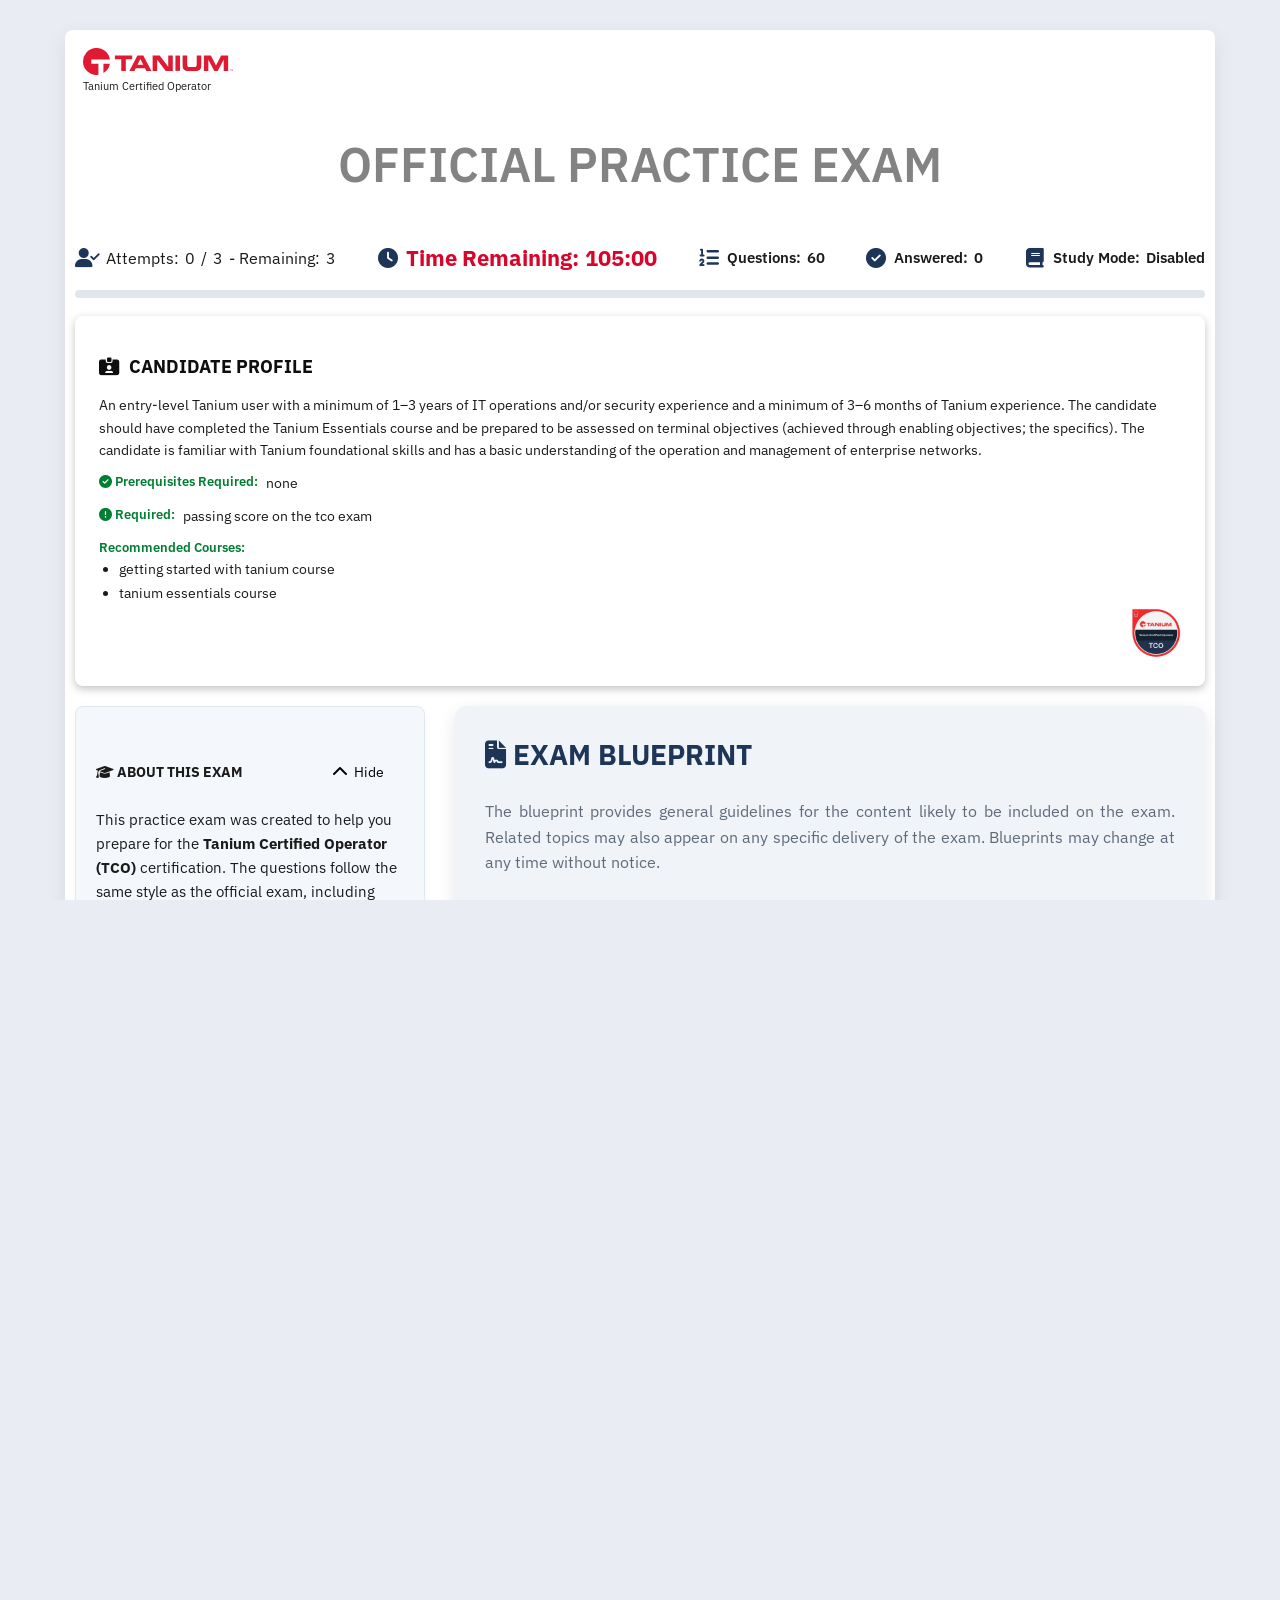
<file: index.html>
<!DOCTYPE html>
<html lang="en">

<head>
    <meta charset="UTF-8">
    <meta name="viewport" content="width=device-width, initial-scale=1.0">
    <title>Official Tanium TCO</title>

    <link rel="stylesheet" href="style.css">
    <link rel="stylesheet" href="https://cdnjs.cloudflare.com/ajax/libs/font-awesome/6.5.0/css/all.min.css">
</head>

<body>

    <div class="container">

        <div class="logo-tanium">
            <img src="./assets/header-logo.svg" alt="">
            <p>Tanium Certified Operator</p>
        </div>

        <!-- HEADER -->
        <header>
            <h1>OFFICIAL PRACTICE EXAM</h1>
            <div class="exam-info">
                <div class="attempts-info">
                    <i class="fa-solid fa-user-check"></i>
                    Attempts: <span id="currentAttempt">0</span> / <span id="maxAttempts">3</span> -
                    Remaining: <span id="remainingAttempts">3</span>
                </div>
                <div class="timer">
                    <i class="fa-solid fa-clock"></i>
                    Time Remaining: <span id="time">105:00</span>
                </div>
                <div class="score-info">
                    <i class="fa-solid fa-list-ol"></i>
                    Questions: <span id="totalQuestions">0</span>
                </div>
                <div class="answered-info">
                    <i class="fa-solid fa-check-circle"></i>
                    Answered: <span id="answeredCount">0</span>
                </div>
                <div class="mode-info">
                    <i class="fa-solid fa-book"></i>
                    Study Mode: <span id="studyModeStatus">Disabled</span>
                </div>
            </div>
            <div class="progressbar">
                <div class="progress" id="progress"></div>
            </div>
        </header>

        <!-- Candidate Profile -->
        <section class="candidate-profile" id="candidateProfile">
            <header class="profile-header">
                <h2><i class="fa-solid fa-id-card-clip"></i> Candidate Profile</h2>
            </header>

            <div class="profile-content">
                <p>
                    An entry-level Tanium user with a minimum of 1–3 years of IT operations and/or
                    security experience and a minimum of 3–6 months of Tanium experience. The
                    candidate should have completed the Tanium Essentials course and be prepared
                    to be assessed on terminal objectives (achieved through enabling objectives;
                    the specifics). The candidate is familiar with Tanium foundational skills
                    and has a basic understanding of the operation and management of enterprise
                    networks.
                </p>

                <div class="profile-row">
                    <h3><i class="fa-solid fa-circle-check"></i> Prerequisites Required:</h3>
                    <span>None</span>
                </div>

                <div class="profile-row">
                    <h3><i class="fa-solid fa-circle-exclamation"></i> Required:</h3>
                    <span>Passing score on the TCO exam</span>
                </div>

                <div class="profile-row">
                    <h3>Recommended Courses:</h3>
                </div>
                <ul class="course-list">
                    <li>Getting Started with Tanium Course</li>
                    <li>Tanium Essentials Course</li>
                </ul>
            </div>

            <div class="logo-tco">
                <img src="./assets/logo-tco.png" alt="">
            </div>
        </section>

        <!-- WRAPPER FOR SIDEBAR + MAIN CONTENT -->
        <div class="content-wrapper">

            <!-- LEFT SIDEBAR -->
            <aside class="sidebar">

                <!-- CONTROL BUTTONS -->
                <section class="top-controls" id="topControls" style="display:none;">
                    <button type="button" id="toggleStudyMode">
                        <i class="fa-solid fa-book"></i> Enable Study Mode
                    </button>

                    <button type="button" id="openStats">
                        <i class="fa-solid fa-chart-bar"></i> View Statistics
                    </button>

                    <button type="button" id="questionNavigator">
                        <i class="fa-solid fa-list"></i> Question Navigator
                    </button>

                    <!-- NOVO BOTÃO -->
                    <button type="button" id="openHistory" class="result-history-btn">
                        <i class="fa-solid fa-clock-rotate-left"></i> Results History
                    </button>

                </section>

                <!-- ABOUT THIS PRACTICE EXAM -->
                <section class="exam-intro" id="examIntro">
                    <div class="intro-header">
                        <h2><i class="fa-solid fa-graduation-cap"></i> About This Exam</h2>
                        <button id="toggleIntro" class="toggle-intro"><i class="fa-solid fa-chevron-up"></i>
                            Hide</button>
                    </div>

                    <div class="intro-content">
                        <p class="intro-description">
                            This practice exam was created to help you prepare for the
                            <strong>Tanium Certified Operator (TCO)</strong> certification.
                            The questions follow the same style as the official exam, including
                            real-world scenarios, multiple choice questions, and analysis of the
                            Tanium platform architecture.
                        </p>

                        <div class="intro-cards">

                            <div class="intro-card">
                                <i class="fa-solid fa-list-check"></i>
                                <h3>Exam Format</h3>
                                <p>Multiple choice questions similar to the official exam. Some questions may have more
                                    than one correct answer.</p>
                            </div>

                            <div class="intro-card">
                                <i class="fa-solid fa-clock"></i>
                                <h3>Exam Duration</h3>
                                <p>You will have <strong>105 minutes</strong> to complete all questions.</p>
                            </div>

                            <div class="intro-card">
                                <i class="fa-solid fa-rotate"></i>
                                <h3>Attempts</h3>
                                <p>The practice exam allows up to <strong>3 attempts</strong>. Each attempt simulates a
                                    new full exam.</p>
                            </div>

                            <div class="intro-card">
                                <i class="fa-solid fa-book"></i>
                                <h3>Study Mode</h3>
                                <p>In study mode you will see detailed explanations after answering each question,
                                    helping you understand the correct reasoning.</p>
                            </div>

                        </div>

                        <div class="intro-tips">
                            <h3><i class="fa-solid fa-lightbulb"></i> Tips for Taking the Practice Exam</h3>
                            <ul>
                                <li><i class="fa-solid fa-glasses"></i> Read each scenario carefully.</li>
                                <li><i class="fa-regular fa-circle-question"></i> Some questions have multiple correct
                                    answers.</li>
                                <li><i class="fa-solid fa-book-atlas"></i> Use the question navigator to review.</li>
                                <li><i class="fa-solid fa-book-atlas"></i> Try to simulate a real exam environment.</li>
                                <li><i class="fa-solid fa-face-smile-wink"></i> Study mode can only be enabled after
                                    starting the exam.</li>
                            </ul>
                        </div>

                    </div>
                </section>

            </aside>

            <!-- MAIN CONTENT -->
            <div class="main-content">

                <!-- EXAM BLUEPRINT -->
                <section id="examBlueprint" class="exam-blueprint">
                    <h2><i class="fa-solid fa-file-contract"></i> Exam Blueprint</h2>
                    <p>The blueprint provides general guidelines for the content likely to be included on the exam.
                        Related topics may also appear on any specific delivery of the exam. Blueprints may change at
                        any time without notice.</p>

                    <div class="blueprint-grid">

                        <div class="blueprint-item">
                            <h3>ASKING QUESTIONS <i class="fa-solid fa-arrow-right"></i> 22%</h3>
                            <ul>
                                <li>Given a scenario, query endpoints for real-time information</li>
                                <li>Given a scenario, use basic features of Tanium to gather relevant information</li>
                                <li>Determine the appropriate method to create a saved question</li>
                                <li>Defend why Tanium is an efficient user of network resources</li>
                            </ul>
                        </div>

                        <div class="blueprint-item">
                            <h3>REFINING QUESTIONS <i class="fa-solid fa-arrow-right"></i> 23%</h3>
                            <ul>
                                <li>Given a scenario, target endpoints for questions or actions by using natural
                                    language questions or the question builder</li>
                                <li>Identify the methods to drill down and merge questions</li>
                                <li>Explain manual and dynamic groups and custom tags</li>
                                <li>Given a scenario, generate a report to identify computers sharing a common
                                    characteristic</li>
                            </ul>
                        </div>

                        <div class="blueprint-item">
                            <h3>TAKING ACTION <i class="fa-solid fa-arrow-right"></i> 15%</h3>
                            <ul>
                                <li>Given a scenario, make changes to an endpoint</li>
                                <li>Given a scenario, verify the state of an endpoint before and after making changes
                                </li>
                                <li>Given a scenario, automate remediation using scheduled recurring actions</li>
                            </ul>
                        </div>

                        <div class="blueprint-item">
                            <h3>NAVIGATION AND BASIC MODULE FUNCTIONS <i class="fa-solid fa-arrow-right"
                                    style="color: gray;"></i> 23%</h3>
                            <ul>
                                <li>Given a scenario, navigate to a module to perform a basic module specific task</li>
                                <li>Interpret module specific historical results</li>
                                <li>Given a scenario, determine the appropriate area to gather task specific information
                                </li>
                            </ul>
                        </div>

                        <div class="blueprint-item">
                            <h3>REPORT GENERATION AND DATA EXPORT – 17%</h3>
                            <ul>
                                <li>Determine the correct method to export required data for use outside of the
                                    application</li>
                                <li>Given a scenario, create reusable reports</li>
                            </ul>
                        </div>

                    </div>
                </section>

                <!-- QUIZ -->
                <main id="quizContainer" style="display:none;">
                    <form id="quiz" autocomplete="off"></form>
                </main>

                <!-- ACTION BUTTONS -->
                <div class="buttons" id="footerControls" style="display:none;">
                    <button type="button" id="pause"><i class="fa-solid fa-pause"></i> Pause Attempt</button>
                    <button type="button" id="finish"><i class="fa-solid fa-check"></i> Finish Exam</button>
                    <button type="button" id="restart"><i class="fa-solid fa-redo"></i> Restart Exam</button>
                </div>

                <!-- STUDY MODE PANEL -->
                <section id="studyExplanation" class="study-panel" style="display:none;">
                    <h3><i class="fa-solid fa-book-open"></i> Answer Explanation</h3>
                    <div id="explanationContent"></div>
                </section>

                <div class="intro-actions">
                    <button type="button" id="startQuiz" class="start-quiz-btn">
                        <i class="fa-solid fa-play"></i> Start Practice Exam
                    </button>
                </div>

            </div>

        </div>

        <!-- FOOTER -->
        <footer>
            <p>&copy; 2026 - Joemarvi Company - All Rights Reserved</p>
        </footer>

    </div>

    <!-- OVERLAYS -->

    <div id="navigatorOverlay" class="overlay" style="display:none;">
        <div class="overlay-content">
            <h2><i class="fa-solid fa-list"></i> Question Navigation</h2>
            <div id="navigatorContainer"></div>
            <div class="overlay-buttons">
                <button type="button" id="closeNavigator"><i class="fa-solid fa-times"></i> Close</button>
            </div>
        </div>
    </div>

    <div id="pauseOverlay" class="overlay" style="display:none;">
        <div class="overlay-content">
            <h2><i class="fa-solid fa-pause-circle"></i> Exam Paused</h2>
            <p>The exam is currently paused.</p>
            <div class="overlay-buttons">
                <button type="button" id="resumeOverlay"><i class="fa-solid fa-play"></i> Resume Exam</button>
                <button type="button" id="restartOverlay"><i class="fa-solid fa-redo"></i> Restart Exam</button>
            </div>
        </div>
    </div>

    <div id="warningOverlay" class="overlay" style="display:none;">
        <div class="overlay-content">
            <h2><i class="fa-solid fa-triangle-exclamation"></i> Warning</h2>
            <p>You have not answered all questions yet.</p>
            <div class="overlay-buttons">
                <button type="button" id="closeWarning"><i class="fa-solid fa-arrow-right"></i>
                    Continue Exam</button>
            </div>
        </div>
    </div>

    <div id="statsOverlay" class="overlay" style="display:none;">
        <div class="overlay-content stats-box">
            <h2><i class="fa-solid fa-chart-bar"></i> Performance Statistics</h2>
            <p>Performance by topic:</p>
            <div id="statsContainer"></div>
            <div class="overlay-buttons">
                <button type="button" id="closeStats"><i class="fa-solid fa-times"></i> Close</button>
            </div>
        </div>
    </div>

    <div id="resultOverlay" class="overlay" style="display:none;">
        <div class="overlay-content stats-box">
            <h2><i class="fa-solid fa-star"></i> Practice Exam Result</h2>
            <div id="resultContent"></div>
            <div class="overlay-buttons">
                <button type="button" id="closeResult"><i class="fa-solid fa-times"></i> Close</button>
            </div>
        </div>
    </div>

    <script type="module" src="js/script.js"></script>

</body>

</html>
</file>
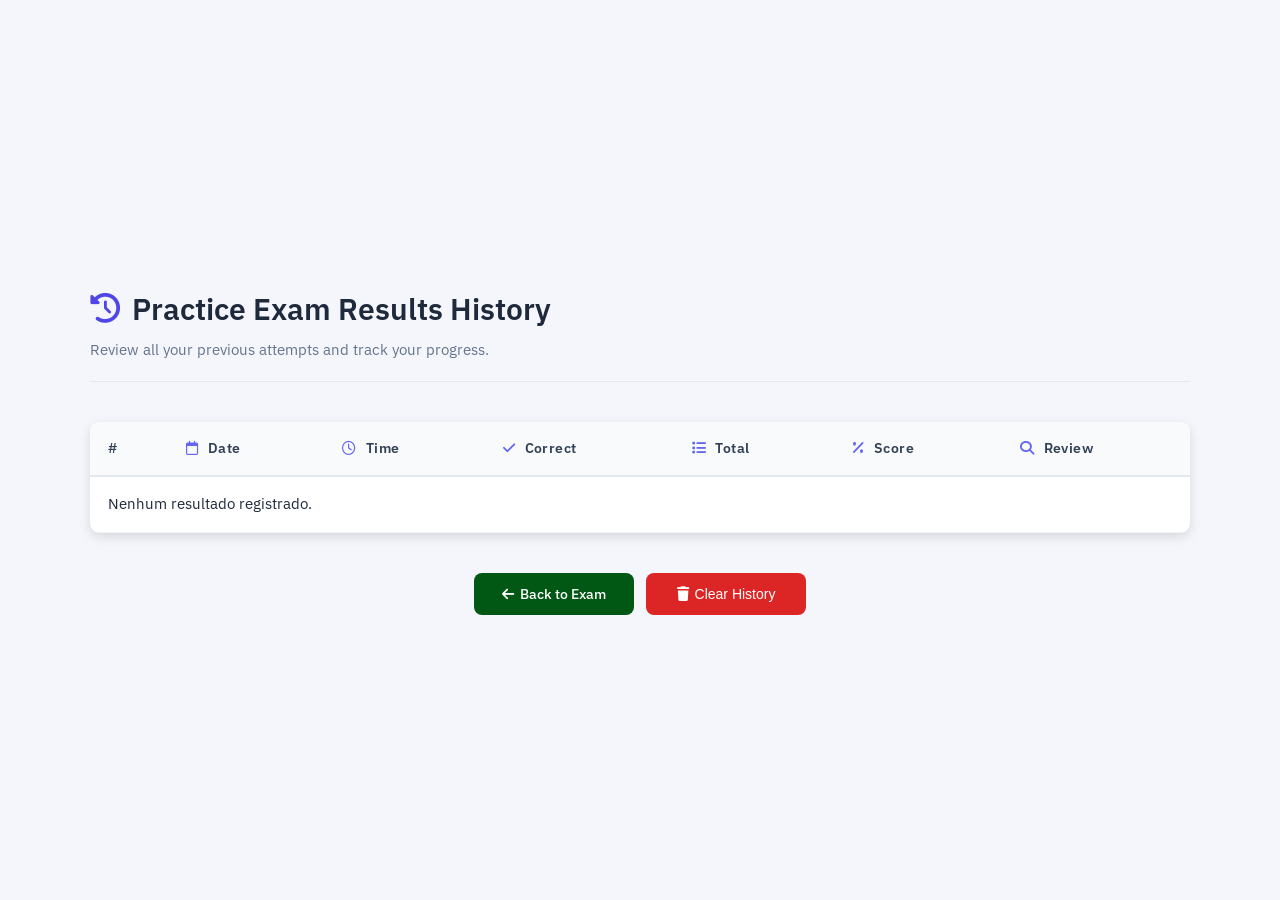
<file: results-history.html>
<!-- results-history.html -->
<!DOCTYPE html>
<html lang="en">

<head>

    <meta charset="UTF-8">
    <meta name="viewport" content="width=device-width, initial-scale=1.0">

    <title>Practice Exam Results History</title>

    <link rel="stylesheet" href="./style-results.css">

    <link rel="preconnect" href="https://fonts.googleapis.com">

    <link href="https://fonts.googleapis.com/css2?family=IBM+Plex+Sans:wght@300;400;500;600;700&display=swap"
        rel="stylesheet">

    <link rel="stylesheet" href="https://cdnjs.cloudflare.com/ajax/libs/font-awesome/6.5.0/css/all.min.css">

</head>

<body>

    <div class="container">

        <header class="page-header">

            <h1>
                <i class="fa-solid fa-clock-rotate-left"></i>
                Practice Exam Results History
            </h1>

            <p class="subtitle">
                Review all your previous attempts and track your progress.
            </p>

        </header>

        <main>

            <div class="history-wrapper">

                <table class="results-table">

                    <thead>

                        <tr>

                            <th>#</th>

                            <th>
                                <i class="fa-regular fa-calendar"></i>
                                Date
                            </th>

                            <th>
                                <i class="fa-regular fa-clock"></i>
                                Time
                            </th>

                            <th>
                                <i class="fa-solid fa-check"></i>
                                Correct
                            </th>

                            <th>
                                <i class="fa-solid fa-list"></i>
                                Total
                            </th>

                            <th>
                                <i class="fa-solid fa-percent"></i>
                                Score
                            </th>

                            <th>
                                <i class="fa-solid fa-magnifying-glass"></i>
                                Review
                            </th>

                        </tr>

                    </thead>

                    <tbody id="historyContainer"></tbody>

                </table>

            </div>

        </main>

        <footer class="page-footer">

            <button class="back-btn" onclick="window.location.href='index.html'">

                <i class="fa-solid fa-arrow-left"></i>
                Back to Exam

            </button>

            <button class="clear-history-btn">
                <i class="fa-solid fa-trash"></i>
                Clear History
            </button>

        </footer>

    </div>

    <script type="module" src="js/history.js"></script>

</body>

</html>
</file>
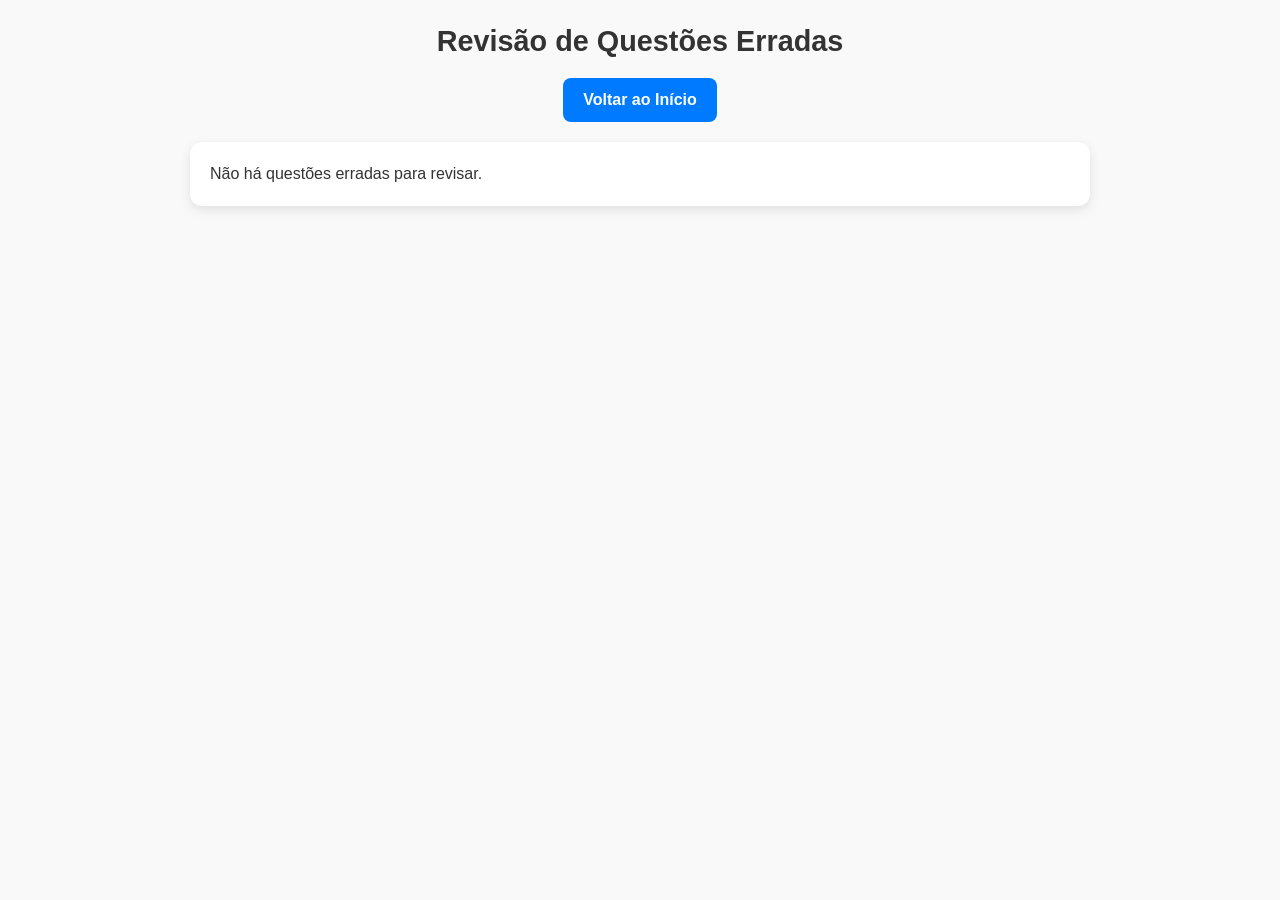
<file: review-wrong.html>
<!DOCTYPE html>
<html lang="pt-BR">

<head>
    <meta charset="UTF-8">
    <title>Revisão de Questões Erradas</title>
    <!-- <link rel="stylesheet" href="./style.css"> -->
    <link rel="stylesheet" href="/rewiew-style.css">
    <script type="module" src="./js/rendering.js"></script>
    <script type="module" src="./js/quizData.js"></script>
    <script type="module" src="./js/review.js"></script>
</head>

<body>
    <header>
        <h1>Revisão de Questões Erradas</h1>
        <a href="index.html">Voltar ao Início</a>
    </header>
    <main>
        <section id="quizContainer"></section>
    </main>
    <script type="module">
        import { loadReviewQuiz } from "./js/review.js";
        document.addEventListener("DOMContentLoaded", loadReviewQuiz);
    </script>
</body>

</html>
</file>
<file: style.css>
/* ========================================
   RESET E CONFIGURAÇÕES GLOBAIS
======================================== */
@import url('https://fonts.googleapis.com/css2?family=IBM+Plex+Sans:ital,wght@0,100..700;1,100..700&display=swap');

*,
*::before,
*::after {
    box-sizing: border-box;
}

html,
body {
    height    : 100%;
    margin    : 0;
    padding   : 0;
    overflow-x: hidden;
}

body {
    font-family   : "IBM Plex Sans", sans-serif;
    background    : #e9edf3;
    color         : #1b1b1b;
    display       : flex;
    flex-direction: column;
    min-height    : 100vh;
}

/* ========================================
   CONTAINER PRINCIPAL
======================================== */
.container {
    display       : flex;
    flex-direction: column;
    flex          : 1;
    max-width     : 1150px;
    margin        : 30px auto;
    background    : white;
    padding       : 10px;
    border-radius : 8px;
    box-shadow    : 0 6px 20px rgba(0, 0, 0, 0.08);
    width         : 100%;
}

/* ========================================
   WRAPPER SIDEBAR + CONTEÚDO
======================================== */
.content-wrapper {
    display: flex;
    gap    : 30px;
    flex   : 1;
    width  : 100%;
}

/* ========================================
   SIDEBAR
======================================== */
.sidebar {
    width        : 350px;
    flex-shrink  : 0;
    background   : #f4f7fc;
    padding      : 20px;
    border-radius: 8px;
    align-self   : flex-start;
    box-shadow   : 0 2px 8px rgba(0, 0, 0, 0.03);
    border       : 1px solid #e2e8f0;
}

.result-history-btn {
    margin-bottom   : 32px;
    background-color: #a7a7a7;
    color           : #e1e1e1f8;
    box-shadow      : rgba(0, 0, 0, 0.24) 0px 3px 8px;
    font-weight     : 500;
    font-family     : IBM Plex Sans, sans-serif;
    display         : block;
    margin-left     : auto;
    margin-right    : auto;
}

.result-history-btn:hover {
    background-color: #181818;
    font-weight     : 500;
}

.logo-tanium {
    display    : block;
    padding    : 8px;
    align-items: center;

    p {
        margin   : 0;
        font-size: 11px;
    }
}

.sidebar .exam-intro {
    margin-top   : 24px;
    margin-bottom: 25px;
    padding      : 0;
    background   : transparent;
    box-shadow   : none;
}

.sidebar .top-controls {
    margin-bottom : 0;
    flex-direction: column;
}

.sidebar .top-controls button {
    width          : 100%;
    justify-content: center;
    margin-bottom  : 10px;
}

.sidebar .top-controls button:last-child {
    margin-bottom: 0;
}

/* ========================================
   CANDITATE PROFILE
======================================== */
.candidate-profile {
    padding         : 24px;
    background-color: #ffffff;
    /* tom suave */
    border-radius   : 8px;
    margin-bottom   : 20px;
    box-shadow      : rgba(0, 0, 0, 0.24) 0px 3px 8px;
    font-family     : "IBM Plex Sans", sans-serif;
    color           : #1a1a1a;
}

.profile-header h2 {
    display       : flex;
    align-items   : center;
    gap           : 10px;
    font-size     : 18px;
    font-weight   : 700;
    text-transform: uppercase;
    margin-bottom : 16px;
    color         : #0e0e0e;
}

.profile-content p {
    font-size    : 14px;
    line-height  : 1.6;
    margin-bottom: 12px;
}

/* LINHA COMPACTA: h3 + span */
.profile-row {
    display       : flex;
    align-items   : flex-start;
    gap           : 8px;
    margin-top    : 12px;
    flex-wrap     : wrap;
    vertical-align: middle;
}

.profile-row h3 {
    font-size     : 13px;
    font-weight   : 600;
    text-transform: capitalize;
    color         : #007e32;
    margin        : 0;
    white-space   : nowrap;
}

.profile-row span {
    font-size     : 14px;
    line-height   : 1.5;
    text-transform: lowercase;
}

/* Lista de cursos — sempre abaixo do h3 */
.course-list {
    list-style-type: disc;
    padding-left   : 20px;
    margin         : 4px 0 0 0;
}

.logo-tco {
    float: right;

    img {
        width: 50px;
    }
}

.course-list li {
    font-size     : 14px;
    margin-bottom : 6px;
    text-transform: lowercase;
}

/* ========================================
   CONTEÚDO PRINCIPAL
======================================== */
.main-content {
    flex     : 1;
    min-width: 0;
    width    : 100%;
}

/* ========================================
   CONTEÚDO PRINCIPAL
======================================== */
.main-content {
    flex     : 1;
    min-width: 0;
    width    : 100%;
}

/* ========================================
   HEADER
======================================== */
header h1 {
    text-align   : center;
    margin-bottom: 48px;
    font-weight  : 600;
    color        : #838383;
    font-size    : 3rem;
}

/* ========================================
SESSÃO EXAM BLUEPRINT – ESTILOS CARD RESPONSIVOS
======================================== */
#examBlueprint {
    display           : flex;
    flex-direction    : column;
    /* align-items    : center; */
    justify-content   : flex-start;
    gap               : 10px;
    background        : #f0f4f8;
    padding           : 30px;
    border-radius     : 12px;
    box-shadow        : 0 6px 18px rgba(0, 0, 0, 0.1);
    width             : 100%;
    max-width         : 1200px;
    /* Aumentado para melhor visualização em telas grandes */
    margin            : auto;
    transition        : opacity 0.4s ease, transform 0.3s ease;
    box-sizing        : border-box;
}

#examBlueprint h2 {
    font-size     : 28px;
    color         : #1d3557;
    margin        : 0;
    text-align    : left;
    text-transform: uppercase;
}

#examBlueprint p {
    font-size  : 16px;
    line-height: 1.6;
    color      : #5f6b7a;
    text-align : center;
    max-width  : 800px;
    text-align : justify;
    /* Para não ficar muito largo */
}

/* Grid responsivo – garante cards do mesmo tamanho */
#examBlueprint .blueprint-grid {
    display              : grid;
    grid-template-columns: repeat(auto-fit, minmax(280px, 1fr));
    gap                  : 24px;
    width                : 100%;
    margin-top           : 10px;
}

/* Estilo do card – mesmo tamanho, visual consistente */
#examBlueprint .blueprint-item {
    background    : white;
    border-radius : 12px;
    padding       : 24px 20px;
    box-shadow    : 0 4px 12px rgba(0, 0, 0, 0.08);
    border        : 1px solid #e0e7ef;
    transition    : transform 0.2s ease, box-shadow 0.2s ease;
    display       : flex;
    flex-direction: column;
    height        : 100%;
    /* Garante que todos os cards ocupem a altura total da célula do grid */
    box-sizing    : border-box;

    i {
        scale: 0.6;
        color: #008a29;
    }
}

#examBlueprint .blueprint-item:hover {
    transform : translateY(-4px);
    box-shadow: 0 12px 24px rgba(0, 0, 0, 0.12);
}

/* Cabeçalho do card (percentuais) */
#examBlueprint .blueprint-item h3 {
    font-size     : 1.25rem;
    font-weight   : 600;
    color         : #1d3557;
    margin        : 0 0 16px 0;
    padding-bottom: 10px;
    border-bottom : 2px solid #2563eb;
    line-height   : 1.3;
}

/* Lista de tópicos */
#examBlueprint .blueprint-item ul {
    margin      : 0;
    padding-left: 20px;
    color       : #2c3e50;
    font-size   : 0.95rem;
    line-height : 1.6;
    flex        : 1;
    /* Faz a lista ocupar o espaço restante, alinhando alturas */
}

#examBlueprint .blueprint-item li {
    margin-bottom: 10px;
}

/* Ajuste para telas pequenas: padding reduzido */
@media (max-width: 600px) {
    #examBlueprint {
        padding: 20px;
    }

    #examBlueprint .blueprint-item {
        padding: 18px 16px;
    }

    #examBlueprint h2 {
        font-size: 24px;
    }
}

/* ========================================
   HEADER
======================================== */
header h1 {
    text-align   : center;
    margin-bottom: 48px;
    font-weight  : 600;
    color        : #838383;
    font-size    : 3rem;
}

.exam-info {
    display        : flex;
    justify-content: space-between;
    align-items    : center;
    flex-wrap      : wrap;
    gap            : 12px;
    margin-bottom  : 15px;
}

.exam-info div {
    display    : flex;
    align-items: center;
    gap        : 6px;
}

.exam-info i {
    color     : #1d3557;
    font-size : 20px;
    min-width : 24px;
    text-align: center;
}

.timer {
    font-size  : 22px;
    font-weight: 700;
    color      : #d90429;
}

.score-info,
.answered-info,
.mode-info {
    font-size  : 15px;
    font-weight: 600;
}

.progressbar {
    height       : 8px;
    background   : #dfe6ee;
    border-radius: 4px;
    overflow     : hidden;
    margin       : 18px 0;
}

.progress {
    height    : 100%;
    width     : 0%;
    background: linear-gradient(90deg, #303030, #8d8d8d);
    transition: width 0.3s ease;
}

/* ========================================
   QUESTÕES
======================================== */
.question {
    padding      : 22px;
    margin-bottom: 25px;
    border-left  : 4px solid #d0d7e2;
    background   : #f9fbfd;
    border-radius: 6px;
    transition   : box-shadow 0.2s ease;
}

.question:hover {
    box-shadow: 0 2px 8px rgba(0, 0, 0, 0.05);
}

.question b {
    font-size: 18px;
    color    : #1d3557;
}

.topic {
    margin-top : 6px;
    font-size  : 13px;
    color      : #5f6b7a;
    font-weight: 600;
}

.scenario {
    margin-top   : 10px;
    margin-bottom: 12px;
    font-style   : italic;
    color        : #444;
}

.questionText {
    margin-bottom: 12px;
    font-size    : 15px;
}

.answers {
    margin-top: 12px;
}

.answers label {
    display      : block;
    padding      : 12px;
    margin       : 6px 0;
    border-radius: 6px;
    cursor       : pointer;
    border       : 1px solid #d8dee9;
    background   : white;
    transition   : all 0.15s ease;
}

.answers label:hover {
    background  : #eef4ff;
    border-color: #90b7ff;
}

.answers input[type="radio"] {
    margin-right: 10px;
    cursor      : pointer;
}

.correct {
    background: #e6f7ec !important;
    border    : 1px solid #2ecc71;
}

.wrong {
    background: #fdecea !important;
    border    : 1px solid #e74c3c;
}

.question.unanswered {
    border          : 2px solid red;
    padding         : 10px;
    border-radius   : 5px;
    background-color: #ffe6e6;
}

/* ========================================
   PAINEL DE ESTUDO
======================================== */
.study-panel {
    margin-top   : 30px;
    padding      : 20px;
    background   : #f0f6ff;
    border-left  : 5px solid #2a6df4;
    border-radius: 6px;
    flex         : 0 0 auto;
    width        : 100%;
}

.study-panel h3 {
    margin-top : 0;
    color      : #1d3557;
    display    : flex;
    align-items: center;
    gap        : 8px;
}

/* ========================================
   ESTATÍSTICAS
======================================== */
.stat {
    background   : #f7f9fc;
    border       : 1px solid #dfe5ef;
    padding      : 14px;
    border-radius: 6px;
    margin-bottom: 10px;
    display      : flex;
    align-items  : center;
    gap          : 8px;
}

/* ========================================
   BOTÕES
======================================== */
.buttons {
    margin-top: 25px;
    display   : flex;
    flex-wrap : wrap;
    gap       : 10px;
}

.start-quiz-btn {
    margin-bottom   : 32px;
    background-color: #303030;
    color           : #e1e1e1f8;
    box-shadow      : rgba(0, 0, 0, 0.24) 0px 3px 8px;
    font-weight     : 500;
    font-family     : IBM Plex Sans, sans-serif;
    display         : block;
    margin-left     : auto;
    margin-right    : auto;
}

.start-quiz-btn:hover {
    background-color: #008a29;
    font-weight     : 500;
}

button {
    padding      : 11px 20px;
    border       : none;
    border-radius: 6px;
    font-size    : 15px;
    cursor       : pointer;
    transition   : background 0.2s ease, transform 0.05s ease;
    display      : flex;
    align-items  : center;
    gap          : 6px;
    font-family  : IBM Plex Sans, sans-serif;
}

button i {
    font-size: 16px;
}

button:active {
    transform: scale(0.97);
}

#finish {
    background: #008a29;
    color     : white;
}

#finish:hover {
    background: #1d57c8;
}

#pause {
    background: #ffb703;
    color     : black;
}

#pause:hover {
    background: #f4a300;
}

#restart {
    background: #6c757d;
    color     : white;
    display   : none;
}

#restart:hover {
    background: #545b62;
}

#toggleStudyMode {
    background: #00943e;
    color     : white;
}

#toggleStudyMode:hover {
    background: #008ec4;
}

#openStats {
    background: #6f42c1;
    color     : white;
}

#openStats:hover {
    background: #5a34a6;
}

#questionNavigator {
    background: #17a2b8;
    color     : white;
}

#questionNavigator:hover {
    background: #128596;
}

/* ========================================
   START EXAM BUTTON WRAPPER
======================================== */
.start-exam-wrapper {
    width          : 100%;
    display        : flex;
    justify-content: center;
    margin-top     : 40px;
    margin-bottom  : 20px;
}

.start-quiz-btn {
    padding      : 14px 26px;
    font-size    : 16px;
    border-radius: 6px;
    border       : none;
    cursor       : pointer;

    background: #004d17;
    color     : #e1e1e1;
    transition: 0.2s;
}

.start-quiz-btn:hover {
    background: #009124;
}


/* ========================================
   OVERLAYS
======================================== */
.overlay {
    position       : fixed;
    top            : 0;
    left           : 0;
    width          : 100%;
    height         : 100%;
    background     : rgba(0, 0, 0, 0.65);
    display        : none;
    align-items    : center;
    justify-content: center;
    z-index        : 999;
    cursor         : pointer;
}

.overlay-content {
    position     : relative;
    background   : white;
    padding      : 40px;
    border-radius: 8px;
    text-align   : center;
    max-width    : 450px;
    width        : 90%;
    box-shadow   : 0 8px 25px rgba(0, 0, 0, 0.2);
    overflow-y   : auto;
    max-height   : 80vh;
    cursor       : default;
}

.overlay-content h2 {
    margin-top : 0;
    color      : #1d3557;
    display    : flex;
    align-items: center;
    gap        : 8px;
}

.overlay-buttons {
    margin-top     : 20px;
    display        : flex;
    justify-content: center;
    gap            : 10px;
    flex-wrap      : wrap;
}

.overlay button {
    display    : flex;
    align-items: center;
    gap        : 6px;
}

#resumeOverlay {
    background: #2ecc71;
    color     : white;
    padding   : 12px 25px;
    font-size : 17px;
}

#resumeOverlay:hover {
    background: #27ae60;
}

#restartOverlay {
    background: #e74c3c;
    color     : white;
    padding   : 12px 25px;
    font-size : 17px;
}

#restartOverlay:hover {
    background: #c0392b;
}

#closeWarning {
    background: #e74c3c;
    color     : white;
    padding   : 12px 25px;
    font-size : 17px;
}

#closeWarning:hover {
    background: #c0392b;
}

#closeStats {
    background: #6c757d;
    color     : white;
    padding   : 12px 25px;
    font-size : 16px;
}

#closeStats:hover {
    background: #545b62;
}

/* NAVIGATOR */
#navigatorContainer {
    display        : flex;
    flex-wrap      : wrap;
    gap            : 10px;
    max-height     : 300px;
    overflow-y     : auto;
    justify-content: center;
    margin-top     : 15px;
}

#navigatorContainer button {
    flex         : 0 0 80px;
    padding      : 10px;
    font-size    : 14px;
    border-radius: 6px;
    border       : 1px solid #d8dee9;
    background   : #f0f6ff;
    cursor       : pointer;
    transition   : all 0.15s ease;
}

#navigatorContainer button:hover {
    background  : #d0e4ff;
    border-color: #90b7ff;
}

#navigatorContainer button.nav-correct {
    background : #2ecc71;
    color      : white;
    border     : 1px solid #27ae60;
    font-weight: 600;
}

#navigatorContainer button.nav-correct:hover {
    background: #27ae60;
}

#navigatorContainer button.nav-wrong {
    background : #e74c3c;
    color      : white;
    border     : 1px solid #c0392b;
    font-weight: 600;
}

#navigatorContainer button.nav-wrong:hover {
    background: #c0392b;
}

/* ========================================
   INTRO
======================================== */
.exam-intro {
    background   : #f8fafc;
    border-radius: 10px;
    padding      : 25px;
    margin       : 20px 0;
    box-shadow   : 0 4px 10px rgba(0, 0, 0, 0.05);
    flex         : 0 0 auto;
    width        : 100%;
}

.intro-header {
    display        : flex;
    justify-content: space-between;
    align-items    : center;
}

.intro-header h2 {
    font-size     : 14px;
    text-transform: uppercase;
}

.toggle-intro {
    background: none;
    border    : none;
    cursor    : pointer;
    font-size : 14px;
}

.intro-description {
    margin     : 15px 0 25px 0;
    font-size  : 15px;
    line-height: 1.6;
}

.intro-cards {
    display              : grid;
    grid-template-columns: repeat(auto-fit, minmax(200px, 1fr));
    gap                  : 15px;
}

.intro-card {
    background   : white;
    padding      : 18px;
    border-radius: 8px;
    text-align   : center;
    transition   : 0.2s;
}

.intro-card:hover {
    transform : translateY(-3px);
    box-shadow: 0 5px 12px rgba(0, 0, 0, 0.1);
}

.intro-card i {
    font-size    : 26px;
    margin-bottom: 10px;
    color        : #2563eb;
}

.intro-tips {
    margin-top: 25px;
}

.intro-tips ul {
    list-style: none;
    padding   : 0;
}

.intro-tips li {
    margin   : 8px 0;
    font-size: 14px;
}

.intro-actions {
    margin-top     : 25px;
    display        : flex;
    gap            : 10px;
    flex-wrap      : wrap;
    justify-content: center;
}

.intro-actions button {
    padding      : 10px 18px;
    border       : none;
    border-radius: 6px;
    cursor       : pointer;
}

.attempts-alert {
    position     : fixed;
    top          : 20px;
    right        : 20px;
    background   : #d32f2f;
    color        : white;
    padding      : 14px 20px;
    border-radius: 8px;
    font-weight  : 600;
    box-shadow   : 0 6px 20px rgba(0, 0, 0, 0.25);
    z-index      : 9999;
    display      : flex;
    align-items  : center;
    gap          : 10px;
    animation    : slideIn 0.4s ease;
}

@keyframes slideIn {
    from {
        transform: translateX(100%);
        opacity  : 0;
    }

    to {
        transform: translateX(0);
        opacity  : 1;
    }
}

/* ========================================
   MOBILE (<= 768px)
======================================== */
@media (max-width: 768px) {

    /* Ajustes gerais */
    .container {
        padding  : 15px;
        width    : 100%;
        max-width: 100%;
        margin   : 15px auto;
    }

    .content-wrapper {
        flex-direction: column;
        gap           : 20px;
    }

    .sidebar {
        width  : 100%;
        padding: 15px;
    }

    /* Header */
    header h1 {
        font-size    : 1.5rem;
        margin-bottom: 15px;
    }

    .exam-info {
        flex-direction: column;
        align-items   : flex-start;
        gap           : 8px;
    }

    .exam-info div {
        font-size: 14px;
    }

    .timer {
        font-size: 18px;
    }

    .progressbar {
        margin: 12px 0;
    }

    /* Questões */
    .question {
        padding      : 15px;
        margin-bottom: 15px;
    }

    .question b {
        font-size: 16px;
    }

    .topic,
    .scenario,
    .questionText {
        font-size: 14px;
    }

    .answers label {
        padding  : 10px;
        font-size: 14px;
    }

    /* Painel de estudo */
    .study-panel {
        padding   : 15px;
        margin-top: 20px;
    }

    .study-panel h3 {
        font-size: 16px;
    }

    /* Botões - Garantia de largura total para os botões de ação */
    .buttons {
        flex-direction: column;
        width         : 100%;
    }

    .buttons button {
        width: 100%;
    }

    button {
        padding  : 10px 15px;
        font-size: 14px;
    }

    .start-quiz-btn {
        max-width: 280px;
    }

    /* Intro */
    .exam-intro {
        padding: 15px;
        margin : 15px 0;
    }

    .intro-header h2 {
        font-size: 16px;
    }

    .toggle-intro {
        font-size: 12px;
    }

    .intro-description {
        font-size: 14px;
        margin   : 10px 0 15px;
    }

    .intro-cards {
        gap                  : 10px;
        grid-template-columns: 1fr;
    }

    .intro-card {
        padding: 15px;
    }

    .intro-card i {
        font-size: 22px;
    }

    .intro-card h3 {
        font-size: 16px;
        margin   : 8px 0;
    }

    .intro-card p {
        font-size: 13px;
    }

    .intro-tips h3 {
        font-size: 16px;
    }

    .intro-tips li {
        font-size: 13px;
    }

    .intro-actions {
        justify-content: center;
    }

    /* Overlays */
    .overlay-content {
        padding  : 25px 20px;
        max-width: 350px;
    }

    .overlay-content h2 {
        font-size: 18px;
    }

    .overlay-buttons button {
        padding  : 10px 15px;
        font-size: 14px;
    }

    /* Navegador de questões */
    #navigatorContainer button {
        flex     : 0 0 70px;
        padding  : 8px;
        font-size: 13px;
    }

    /* Footer */
    footer {
        margin-top: 20px;
        padding   : 5px;
    }

    footer p {
        font-size: 0.6rem;
    }
}

/* ========================================
   TELAS MUITO PEQUENAS (<= 480px)
======================================== */
@media (max-width: 480px) {
    .container {
        padding: 10px;
    }

    header h1 {
        font-size: 1.3rem;
    }

    .timer {
        font-size: 16px;
    }

    .intro-card {
        padding: 12px;
    }

    .intro-card i {
        font-size: 20px;
    }

    .start-quiz-btn {
        max-width: 100%;
    }

    #navigatorContainer button {
        flex     : 0 0 60px;
        font-size: 12px;
    }
}

/* ========================================
   FOOTER
======================================== */
footer {
    font-size : 0.65rem;
    color     : #888;
    text-align: center;
    padding   : 5px 10px;
    border-top: 1px solid #ccc;
    background: white;
    margin-top: 30px;
}

footer p {
    margin     : 10px 0 0 0;
    font-family: IBM Plex Sans, sans-serif;
}

footer a {
    color          : #888;
    text-decoration: none;
}

footer a:hover {
    text-decoration: underline;
}
</file>
<file: style-results.css>
/* ===============================
GLOBAL RESET
=============================== */
* {
    margin    : 0;
    padding   : 0;
    box-sizing: border-box;
}

/* ===============================
BODY
=============================== */
body {
    font-family    : "IBM Plex Sans", sans-serif;
    background     : #f4f6fb;
    color          : #1e293b;
    display        : flex;
    justify-content: center;
    min-height     : 100vh;
    padding        : 60px 20px;
    line-height    : 1.5;
}

/* ===============================
CONTAINER
=============================== */
.container {
    width    : 100%;
    max-width: 1100px;
    margin   : auto;
}

/* ===============================
HEADER
=============================== */
.page-header {
    margin-bottom : 40px;
    padding-bottom: 20px;
    border-bottom : 1px solid #e2e8f0;
}

.page-header h1 {
    font-size    : 30px;
    font-weight  : 600;
    display      : flex;
    align-items  : center;
    gap          : 12px;
    margin-bottom: 8px;
}

.page-header i {
    color: #4f46e5;
}

.subtitle {
    font-size: 15px;
    color    : #64748b;
}

/* ===============================
MAIN
=============================== */
main {
    margin-top: 30px;
}

/* ===============================
TABLE WRAPPER
=============================== */
.history-wrapper {
    background   : white;
    border-radius: 10px;
    box-shadow   : rgba(0, 0, 0, 0.12) 0px 4px 12px;
    overflow     : hidden;
}

/* ===============================
TABLE
=============================== */
.results-table {
    width          : 100%;
    border-collapse: collapse;
    font-size      : 15px;
}

/* ===============================
TABLE HEADER
=============================== */
.results-table thead {
    background   : #f8fafc;
    border-bottom: 2px solid #e2e8f0;
}

.results-table th {
    text-align    : left;
    padding       : 16px 18px;
    font-weight   : 600;
    color         : #334155;
    font-size     : 14px;
    letter-spacing: .4px;
}

.results-table th i {
    margin-right: 6px;
    color       : #6366f1;
}

/* ===============================
TABLE BODY
=============================== */
.results-table tbody tr {
    border-bottom: 1px solid #f1f5f9;
    transition   : background .15s ease;
}

.results-table tbody tr:hover {
    background: #f8fafc;
}

.results-table td {
    padding       : 16px 18px;
    font-size     : 15px;
    vertical-align: middle;
}

/* ===============================
SCORE COLORS
=============================== */
.score-pass {
    color      : #16a34a;
    font-weight: 600;
}

.score-fail {
    color      : #dc2626;
    font-weight: 600;
}

/* ===============================
FOOTER
=============================== */
.page-footer {
    margin-top     : 40px;
    display        : flex;
    justify-content: center;
    gap            : 12px;
    /* espaçamento entre os botões */
    flex-wrap      : wrap;
}

/* ===============================
BOTÕES PADRÃO (BACK + REVIEW + CLEAR)
=============================== */
button.back-btn,
button.review-btn,
button.clear-history-btn {
    border         : none;
    padding        : 12px 22px;
    border-radius  : 8px;
    font-size      : 14px;
    font-weight    : 500;
    cursor         : pointer;
    display        : inline-flex;
    align-items    : center;
    justify-content: center;
    gap            : 6px;
    transition     : all .2s ease;
    white-space    : nowrap;
    min-width      : 160px;
    /* garante tamanho mínimo igual */
}

/* ===============================
BACK BUTTON
=============================== */
.back-btn {

    background : #005814;
    color      : white;
    font-weight: 500;
    font-family: "IBM Plex Sans", sans-serif;
}

.back-btn:hover {
    background: #0a9a00;
    transform : translateY(-1px);
}

/* ===============================
REVIEW BUTTON
=============================== */
.review-btn {
    background: #ef4444;
    color     : white;
}

.review-btn:hover {
    background: #dc2626;
    transform : translateY(-1px);
    box-shadow: 0 4px 10px rgba(0, 0, 0, 0.08);
}

.review-btn i {
    font-size: 13px;
}

/* ===============================
CLEAR HISTORY BUTTON
=============================== */
.clear-history-btn {
    background: #dc2626;
    color     : white;
}

.clear-history-btn:hover {
    background: #b91c1c;
    transform : translateY(-1px);
    box-shadow: 0 4px 10px rgba(0, 0, 0, 0.08);
}

/* ===============================
EMPTY STATE
=============================== */
.empty-state {
    padding   : 60px 20px;
    text-align: center;
    color     : #64748b;
}

.empty-state i {
    font-size    : 40px;
    margin-bottom: 12px;
    color        : #94a3b8;
}

/* ===============================
RESPONSIVE TABLE
=============================== */
@media(max-width:768px) {

    .results-table th,
    .results-table td {
        padding  : 12px;
        font-size: 14px;
    }

    .page-header h1 {
        font-size: 24px;
    }

    button.back-btn,
    button.review-btn,
    button.clear-history-btn {
        padding  : 10px 16px;
        font-size: 13px;
        min-width: auto;
        width    : auto;
    }
}

/* ===============================
SMALL MOBILE
=============================== */
@media(max-width:500px) {
    body {
        padding: 40px 15px;
    }

    .results-table {
        font-size: 13px;
    }

    .results-table th i {
        display: none;
    }

    button.back-btn,
    button.review-btn,
    button.clear-history-btn {
        width          : 100%;
        justify-content: center;
    }
}
</file>
<file: rewiew-style.css>
/* ===============================
   RESET E BASE
=============================== */
* {
    box-sizing: border-box;
    margin    : 0;
    padding   : 0;
}

body {
    font-family     : 'Segoe UI', Tahoma, Geneva, Verdana, sans-serif;
    line-height     : 1.5;
    background-color: #f9f9f9;
    color           : #333;
    padding         : 0 10px;
}

header {
    text-align: center;
    margin    : 20px 0;
}

header h1 {
    font-size    : 1.8rem;
    margin-bottom: 15px;
}

/* BOTÃO VOLTAR */
header a {
    display         : inline-block;
    padding         : 10px 20px;
    background-color: #007bff;
    color           : #fff;
    text-decoration : none;
    font-weight     : 600;
    border-radius   : 8px;
    transition      : background-color 0.3s, transform 0.2s;
}

header a:hover {
    background-color: #0056b3;
    transform       : translateY(-2px);
}

/* ===============================
   QUIZ CONTAINER
=============================== */
#quizContainer {
    max-width       : 900px;
    margin          : 0 auto 50px auto;
    padding         : 20px;
    background-color: #fff;
    border-radius   : 12px;
    box-shadow      : 0 4px 12px rgba(0, 0, 0, 0.1);
}

/* ===============================
   QUESTÃO
=============================== */
.question {
    margin-bottom   : 30px;
    padding         : 15px 20px;
    border          : 1px solid #ddd;
    border-radius   : 10px;
    background-color: #fefefe;
}

.questionText {
    font-size    : 1.1rem;
    margin-bottom: 12px;
}

.topic,
.scenario {
    font-size    : 0.95rem;
    margin-bottom: 8px;
    color        : #555;
}

.scenario strong {
    color: #222;
}

/* ===============================
   RESPOSTAS
=============================== */
.answers {
    display       : flex;
    flex-direction: column;
    gap           : 8px;
}

.review-answer {
    display      : flex;
    align-items  : center;
    padding      : 10px 14px;
    border-radius: 8px;
    font-weight  : 600;
    cursor       : default;
    transition   : background-color 0.3s, transform 0.2s;
}

.review-answer.correct {
    background-color: #d4edda;
    color           : #155724;
}

.review-answer.wrong {
    background-color: #f8d7da;
    color           : #721c24;
}

.review-answer.selected {
    border: 2px solid #333;
}

.review-answer input {
    margin-right: 10px;
    cursor      : not-allowed;
}

/* ===============================
   BOTÕES
=============================== */
button {
    padding      : 10px 18px;
    margin       : 5px 0;
    font-size    : 1rem;
    font-weight  : 600;
    border       : none;
    border-radius: 8px;
    cursor       : pointer;
    transition   : background-color 0.3s, transform 0.2s;
}

button:hover {
    transform: translateY(-2px);
}

/* BOTÕES DE NAVEGAÇÃO */
.nav-correct {
    background-color: #28a745;
    color           : #fff;
}

.nav-wrong {
    background-color: #dc3545;
    color           : #fff;
}

/* BOTÃO REVIEW */
.review-btn {
    background-color: #007bff;
    color           : #fff;
}

.review-btn:hover {
    background-color: #0056b3;
}

/* ===============================
   EXPLICAÇÃO
=============================== */
.inline-explanation {
    margin-top      : 10px;
    padding         : 10px 12px;
    border-left     : 4px solid #007bff;
    background-color: #f1f5f9;
    border-radius   : 6px;
    font-size       : 0.95rem;
    line-height     : 1.4;
}

/* ===============================
   RESPONSIVIDADE
=============================== */
@media (max-width: 768px) {

    body {
        padding: 0 15px;
    }

    .question {
        padding: 12px 15px;
    }

    .review-answer {
        padding  : 8px 12px;
        font-size: 0.95rem;
    }

    button {
        width  : 100%;
        padding: 12px 0;
    }

    header a {
        width    : 100%;
        max-width: 260px;
    }
}

@media (max-width: 480px) {

    header h1 {
        font-size: 1.5rem;
    }

    .questionText {
        font-size: 1rem;
    }

    .review-answer {
        font-size: 0.9rem;
        padding  : 6px 10px;
    }
}
</file>
